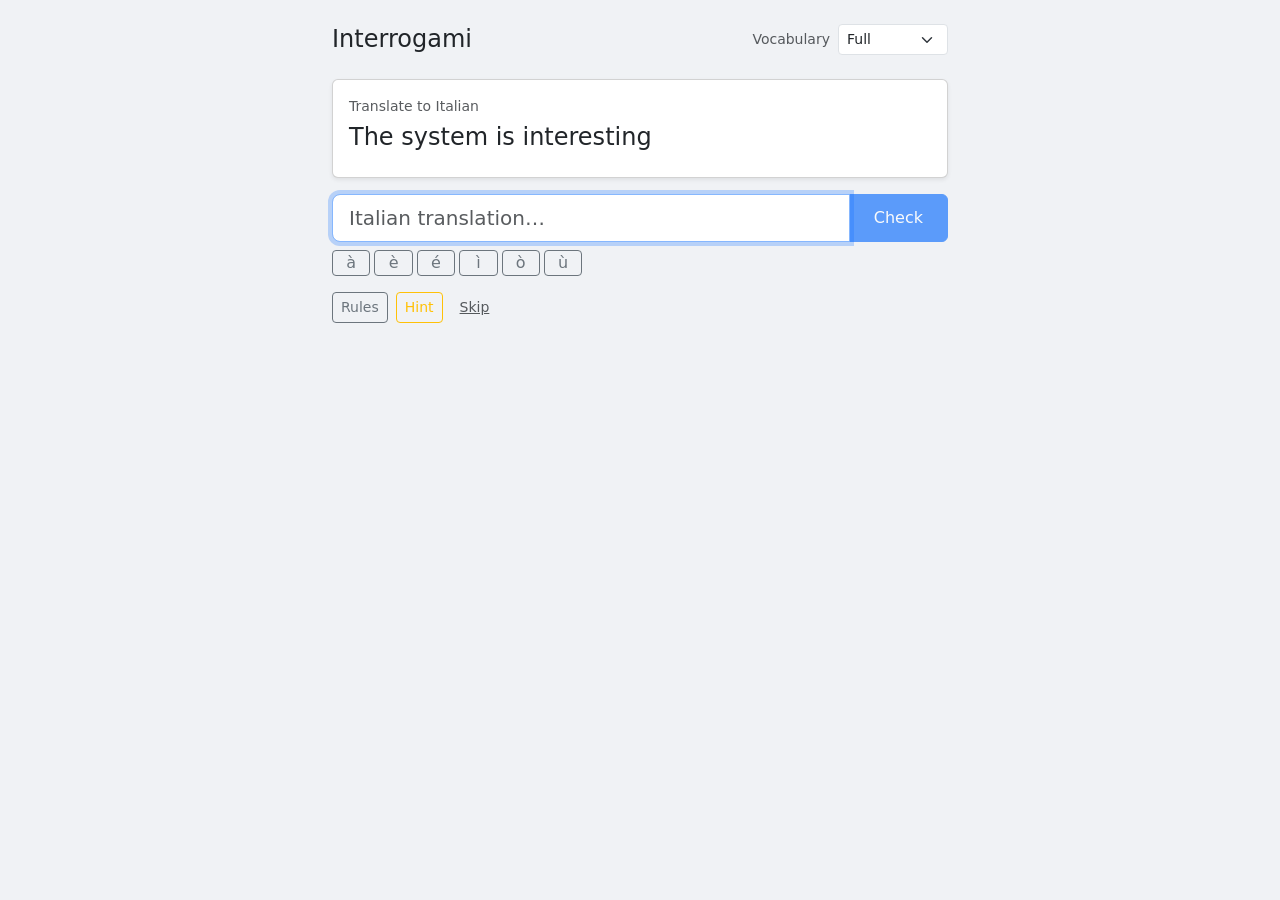
<file: index.html>
<!DOCTYPE html>
<html lang="en">
<head>
  <meta charset="UTF-8">
  <meta name="viewport" content="width=device-width, initial-scale=1">
  <title>Interrogami</title>
  <link rel="stylesheet" href="https://cdn.jsdelivr.net/npm/bootstrap@5.3.3/dist/css/bootstrap.min.css">
  <link rel="stylesheet" href="css/app.css">
</head>
<body>
  <div class="container py-4" id="app">

    <!-- Header -->
    <div class="d-flex justify-content-between align-items-center mb-4">
      <h1 class="h4 mb-0">Interrogami</h1>
      <div class="d-flex align-items-center gap-2">
        <label for="tier-select" class="small text-muted mb-0">Vocabulary</label>
        <select id="tier-select" class="form-select form-select-sm w-auto">
          <option value="1">Essential</option>
          <option value="2">Common</option>
          <option value="3" selected>Full</option>
        </select>
      </div>
    </div>

    <!-- Exercise card -->
    <div class="card mb-3 shadow-sm">
      <div class="card-body">
        <p class="text-muted small mb-1">Translate to Italian</p>
        <p id="prompt" class="fs-4 mb-0 prompt-text">&nbsp;</p>
      </div>
    </div>

    <!-- Input row -->
    <div class="input-group mb-2">
      <input
        id="answer-input"
        type="text"
        class="form-control form-control-lg"
        placeholder="Italian translation…"
        autocomplete="off"
        autocorrect="off"
        autocapitalize="none"
        spellcheck="false"
      >
      <button id="check-btn" class="btn btn-primary px-4">Check</button>
    </div>

    <!-- Accent buttons -->
    <div class="d-flex gap-1 mb-3 flex-wrap" id="accent-row">
      <button class="btn btn-outline-secondary btn-sm accent-btn" data-char="à">à</button>
      <button class="btn btn-outline-secondary btn-sm accent-btn" data-char="è">è</button>
      <button class="btn btn-outline-secondary btn-sm accent-btn" data-char="é">é</button>
      <button class="btn btn-outline-secondary btn-sm accent-btn" data-char="ì">ì</button>
      <button class="btn btn-outline-secondary btn-sm accent-btn" data-char="ò">ò</button>
      <button class="btn btn-outline-secondary btn-sm accent-btn" data-char="ù">ù</button>
    </div>

    <!-- Hint panel -->
    <div id="hint-panel" class="d-none mb-3">
      <div class="card card-body py-2 hint-panel">
        <div id="hint-content"></div>
      </div>
    </div>

    <!-- Feedback -->
    <div id="feedback" class="mb-3"></div>

    <!-- Secondary actions -->
    <div class="d-flex gap-2 align-items-center">
      <button id="explain-btn" class="btn btn-outline-secondary btn-sm">Rules</button>
      <button id="hint-btn"    class="btn btn-outline-warning   btn-sm">Hint</button>
      <button id="skip-btn"    class="btn btn-link btn-sm text-muted">Skip</button>
      <span id="streak-badge" class="ms-auto small text-muted streak-text"></span>
    </div>

    <!-- Explainer panel -->
    <div id="explainer" class="card mt-3 d-none border-secondary">
      <div class="card-header small text-muted">Grammar note</div>
      <div class="card-body" id="explainer-content"></div>
    </div>

  </div>

  <script type="module" src="js/app.js"></script>
</body>
</html>
</file>
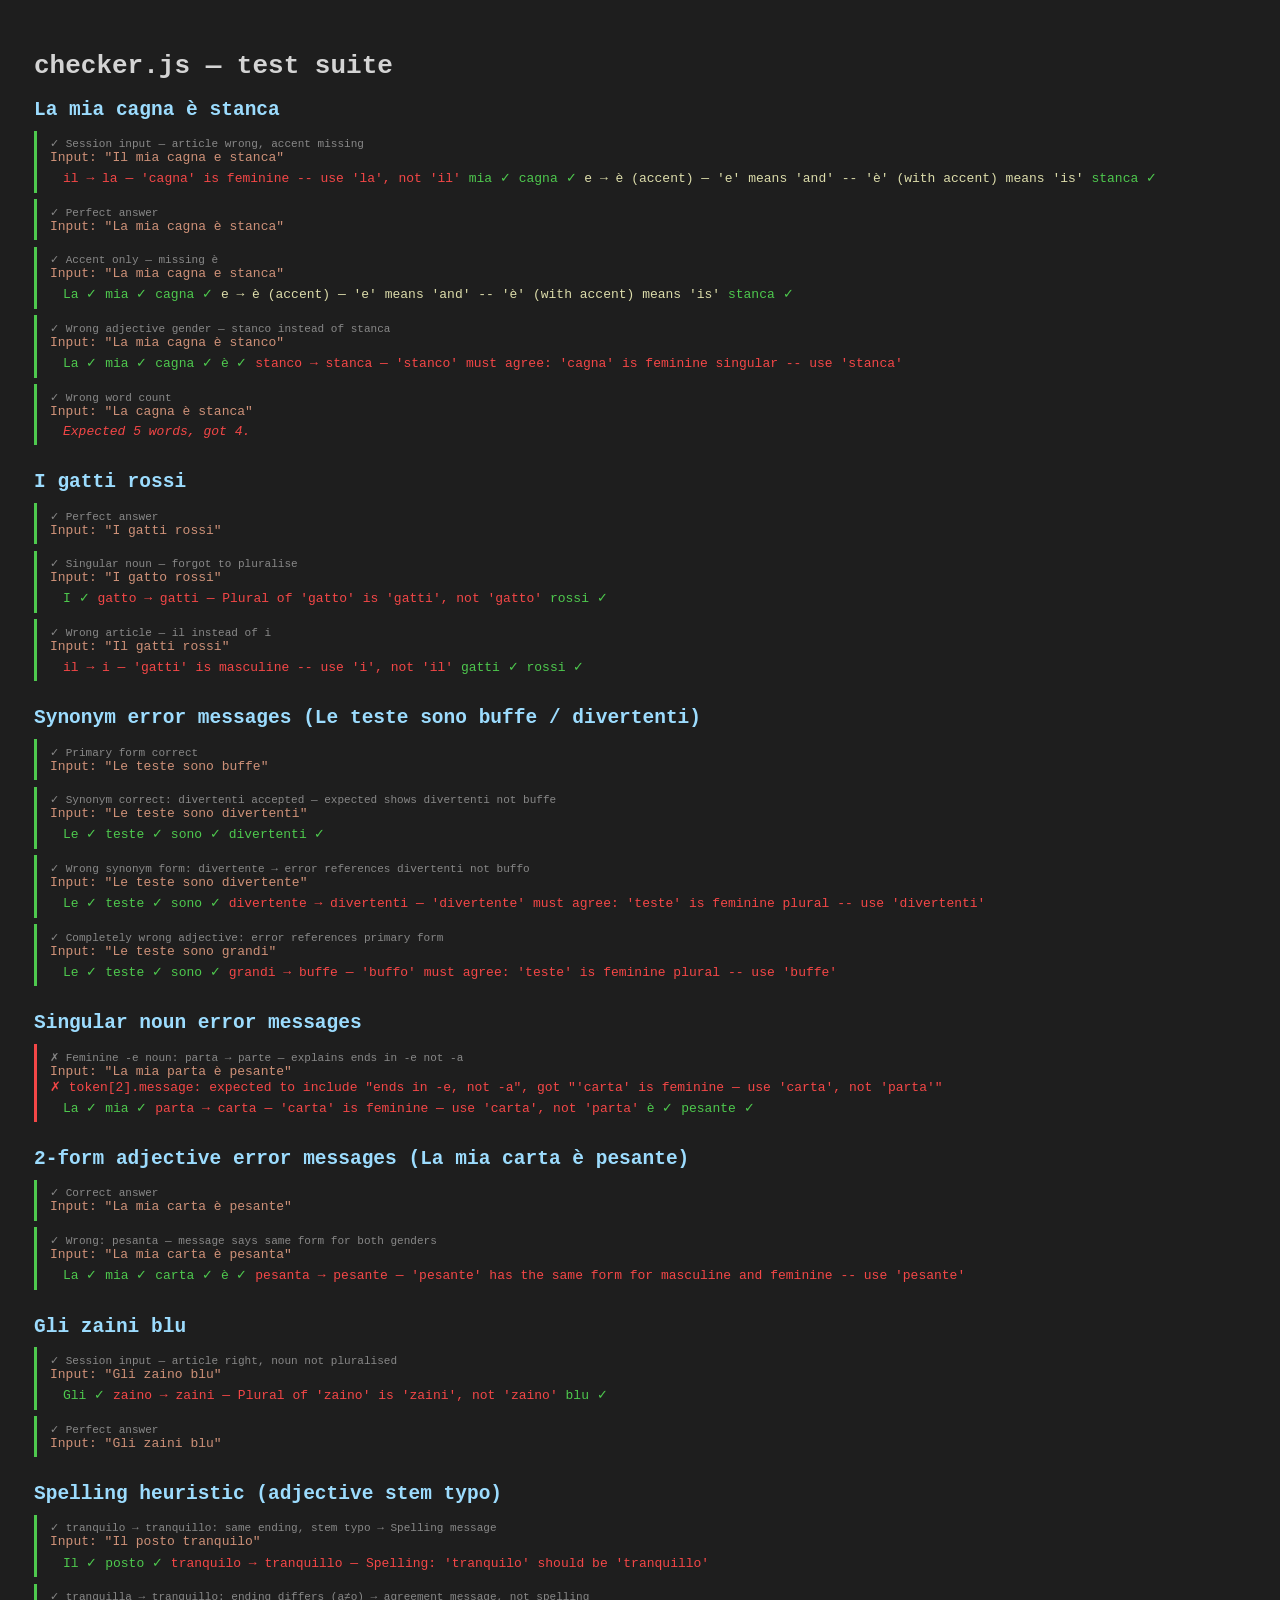
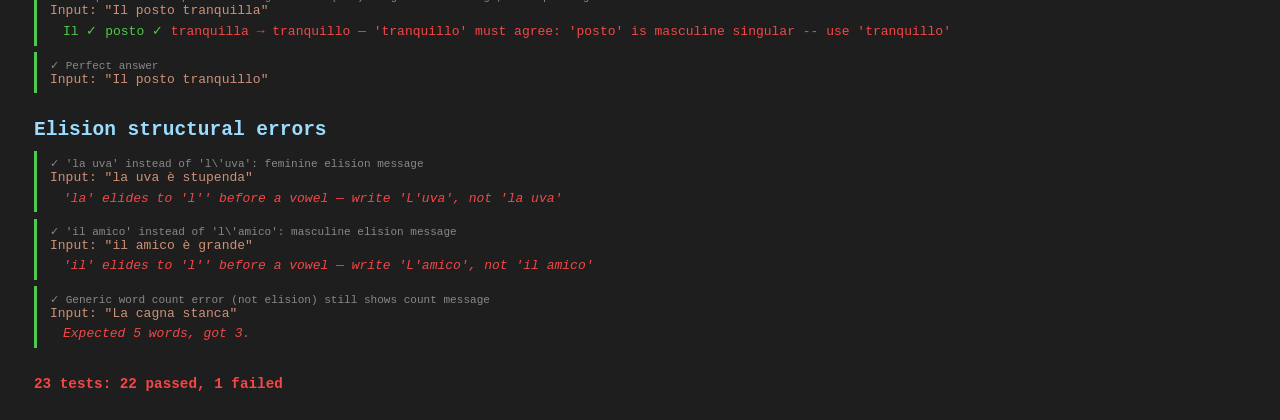
<file: test_checker.html>
<!DOCTYPE html>
<html lang="en">
<head>
    <meta charset="UTF-8">
    <title>Checker Tests</title>
    <style>
        body { font-family: monospace; padding: 2em; background: #1e1e1e; color: #d4d4d4; }
        .suite { margin-bottom: 2em; }
        h2 { color: #9cdcfe; margin-bottom: 0.5em; }
        .case { margin: 0.5em 0; padding: 0.5em 1em; border-left: 3px solid #555; }
        .pass { border-color: #4ec94e; }
        .fail { border-color: #f44747; }
        .label { color: #888; font-size: 0.85em; }
        .input { color: #ce9178; }
        .tokens { margin-top: 0.4em; padding-left: 1em; }
        .tok-ok      { color: #4ec94e; }
        .tok-accent  { color: #dcdcaa; }
        .tok-wrong   { color: #f44747; }
        .tok-struct  { color: #f44747; font-style: italic; }
        .summary { margin-top: 2em; font-size: 1.1em; font-weight: bold; }
        .summary.all-pass { color: #4ec94e; }
        .summary.has-fail { color: #f44747; }
    </style>
</head>
<body>
<h1>checker.js — test suite</h1>
<div id="output"></div>

<script type="module">
import { check } from './js/checker.js';

// ── The exercise from our design session ─────────────────────────────────────
// "My (female) dog is tired" → "La mia cagna è stanca"

const cagnaExercise = {
    answer: "La mia cagna è stanca",
    answerTokens: [
        { token: "La",     role: "article",    ruleId: "article_definite",    context: { gender: "f", number: "singular", noun: "cagna" } },
        { token: "mia",    role: "possessive", ruleId: "possessive_article",  context: { gender: "f", number: "singular", noun: "cagna" } },
        { token: "cagna",  role: "noun",       ruleId: null,                  context: { gender: "f", number: "singular", singular: "cagna" } },
        { token: "è",      role: "verb",       ruleId: null,                  context: { verb: "essere", pronoun: "lui/lei" } },
        { token: "stanca", role: "adjective",  ruleId: "adj_gender_agreement",context: { gender: "f", number: "singular", noun: "cagna", baseForm: "stanco" } }
    ]
};

// ── "The red cats" → "I gatti rossi" ─────────────────────────────────────────

const gattiExercise = {
    answer: "I gatti rossi",
    answerTokens: [
        { token: "I",      role: "article",   ruleId: "article_definite",    context: { gender: "m", number: "plural", noun: "gatti" } },
        { token: "gatti",  role: "noun",      ruleId: "noun_plural",         context: { gender: "m", number: "plural", singular: "gatto" } },
        { token: "rossi",  role: "adjective", ruleId: "adj_number_agreement",context: { gender: "m", number: "plural", noun: "gatti", baseForm: "rosso" } }
    ]
};

// ── "The heads are amusing" → "Le teste sono buffe" (synonym: divertenti) ────

const testeExercise = {
    answer: "Le teste sono buffe",
    answerTokens: [
        { token: "Le",    role: "article",   ruleId: "article_definite",     context: { gender: "f", number: "plural",   noun: "teste" } },
        { token: "teste", role: "noun",      ruleId: "noun_plural",          context: { gender: "f", number: "plural",   singular: "testa" } },
        { token: "sono",  role: "verb",      ruleId: null,                   context: { verb: "essere", pronoun: "loro" } },
        { token: "buffe", role: "adjective", ruleId: "adj_number_agreement",
          accepted: ["buffe", "divertenti"], acceptedBases: ["buffo", "divertente"],
          context: { gender: "f", number: "plural", noun: "teste", baseForm: "buffo" } }
    ]
};

// ── "My card is heavy" → "La mia carta è pesante" (2-form adjective) ─────────

const cartaExercise = {
    answer: "La mia carta è pesante",
    answerTokens: [
        { token: "La",      role: "article",    ruleId: "article_definite",   context: { gender: "f", number: "singular", noun: "carta" } },
        { token: "mia",     role: "possessive", ruleId: "possessive_article", context: { gender: "f", number: "singular", noun: "carta" } },
        { token: "carta",   role: "noun",       ruleId: null,                 context: { gender: "f", number: "singular", singular: "carta" } },
        { token: "è",       role: "verb",       ruleId: null,                 context: { verb: "essere", pronoun: "lui/lei" } },
        { token: "pesante", role: "adjective",  ruleId: "adj_2form",
          accepted: ["pesante"],
          acceptedBases: ["pesante"],
          context: { gender: "f", number: "singular", noun: "carta", baseForm: "pesante", agreement: "2form" } }
    ]
};

// ── "The blue rucksacks" → "Gli zaini blu" ───────────────────────────────────

const zainiExercise = {
    answer: "Gli zaini blu",
    answerTokens: [
        { token: "Gli",   role: "article",   ruleId: "article_definite", context: { gender: "m", number: "plural", noun: "zaini" } },
        { token: "zaini", role: "noun",      ruleId: "noun_plural",      context: { gender: "m", number: "plural", singular: "zaino" } },
        { token: "blu",   role: "adjective", ruleId: "adj_invariable",   context: { gender: "m", number: "plural", noun: "zaini", baseForm: "blu" } }
    ]
};

// ── "Il posto tranquillo" — for spelling heuristic tests ─────────────────────

const postoExercise = {
    answer: "Il posto tranquillo",
    answerTokens: [
        { token: "Il",         role: "article",   ruleId: "article_definite",
          context: { gender: "m", number: "singular", noun: "posto" } },
        { token: "posto",      role: "noun",       ruleId: null,
          context: { gender: "m", number: "singular", singular: "posto" } },
        { token: "tranquillo", role: "adjective",  ruleId: "adj_gender_agreement",
          accepted: ["tranquillo"], acceptedBases: ["tranquillo"],
          context: { gender: "m", number: "singular", noun: "posto", baseForm: "tranquillo", agreement: "4form" } }
    ]
};

// ── "L'uva è stupenda" / "L'amico è grande" — for elision error tests ────────

const uvaExercise = {
    answer: "L'uva è stupenda",
    answerTokens: [
        { token: "L'uva",    role: "article_noun", ruleId: "article_definite",
          context: { gender: "f", number: "singular", noun: "uva", article_class: "vowel" } },
        { token: "è",        role: "verb",          ruleId: null,
          context: { verb: "essere", pronoun: "lui/lei" } },
        { token: "stupenda", role: "adjective",     ruleId: "adj_gender_agreement",
          accepted: ["stupenda"], acceptedBases: ["stupendo"],
          context: { gender: "f", number: "singular", noun: "uva", baseForm: "stupendo", agreement: "4form" } }
    ]
};

const amicoElisionExercise = {
    answer: "L'amico è grande",
    answerTokens: [
        { token: "L'amico", role: "article_noun", ruleId: "article_definite",
          context: { gender: "m", number: "singular", noun: "amico", article_class: "vowel" } },
        { token: "è",       role: "verb",          ruleId: null,
          context: { verb: "essere", pronoun: "lui/lei" } },
        { token: "grande",  role: "adjective",     ruleId: "adj_2form",
          accepted: ["grande"], acceptedBases: ["grande"],
          context: { gender: "m", number: "singular", noun: "amico", baseForm: "grande", agreement: "2form" } }
    ]
};

// ── Test cases ────────────────────────────────────────────────────────────────

const tests = [
    {
        suite: "La mia cagna è stanca",
        cases: [
            {
                label: "Session input — article wrong, accent missing",
                input: "Il mia cagna e stanca",
                exercise: cagnaExercise,
                expect: { correct: false, accentOnly: false },
                expectTokens: [
                    { correct: false, accentOnly: false },  // Il → La
                    { correct: true,  accentOnly: false },  // mia ✓
                    { correct: true,  accentOnly: false },  // cagna ✓
                    { correct: true,  accentOnly: true  },  // e → è (accent)
                    { correct: true,  accentOnly: false },  // stanca ✓
                ]
            },
            {
                label: "Perfect answer",
                input: "La mia cagna è stanca",
                exercise: cagnaExercise,
                expect: { correct: true, accentOnly: false },
            },
            {
                label: "Accent only — missing è",
                input: "La mia cagna e stanca",
                exercise: cagnaExercise,
                expect: { correct: true, accentOnly: true },
            },
            {
                label: "Wrong adjective gender — stanco instead of stanca",
                input: "La mia cagna è stanco",
                exercise: cagnaExercise,
                expect: { correct: false, accentOnly: false },
                expectTokens: [
                    { correct: true,  accentOnly: false },
                    { correct: true,  accentOnly: false },
                    { correct: true,  accentOnly: false },
                    { correct: true,  accentOnly: false },
                    { correct: false, accentOnly: false },  // stanco → stanca
                ]
            },
            {
                label: "Wrong word count",
                input: "La cagna è stanca",
                exercise: cagnaExercise,
                expect: { correct: false },
                expectStructural: true
            },
        ]
    },
    {
        suite: "I gatti rossi",
        cases: [
            {
                label: "Perfect answer",
                input: "I gatti rossi",
                exercise: gattiExercise,
                expect: { correct: true, accentOnly: false },
            },
            {
                label: "Singular noun — forgot to pluralise",
                input: "I gatto rossi",
                exercise: gattiExercise,
                expect: { correct: false },
                expectTokens: [
                    { correct: true,  accentOnly: false },
                    { correct: false, accentOnly: false },  // gatto → gatti
                    { correct: true,  accentOnly: false },
                ]
            },
            {
                label: "Wrong article — il instead of i",
                input: "Il gatti rossi",
                exercise: gattiExercise,
                expect: { correct: false },
                expectTokens: [
                    { correct: false, accentOnly: false },  // Il → I
                    { correct: true,  accentOnly: false },
                    { correct: true,  accentOnly: false },
                ]
            },
        ]
    },
    {
        suite: "Synonym error messages (Le teste sono buffe / divertenti)",
        cases: [
            {
                label: "Primary form correct",
                input: "Le teste sono buffe",
                exercise: testeExercise,
                expect: { correct: true, accentOnly: false },
            },
            {
                label: "Synonym correct: divertenti accepted — expected shows divertenti not buffe",
                input: "Le teste sono divertenti",
                exercise: testeExercise,
                expect: { correct: true, accentOnly: false },
                expectTokens: [
                    { correct: true },
                    { correct: true },
                    { correct: true },
                    { correct: true, expected: "divertenti" },
                ]
            },
            {
                label: "Wrong synonym form: divertente → error references divertenti not buffo",
                input: "Le teste sono divertente",
                exercise: testeExercise,
                expect: { correct: false },
                expectTokens: [
                    { correct: true  },
                    { correct: true  },
                    { correct: true  },
                    { correct: false, expected: "divertenti", message: "divertenti" },
                ]
            },
            {
                label: "Completely wrong adjective: error references primary form",
                input: "Le teste sono grandi",
                exercise: testeExercise,
                expect: { correct: false },
                expectTokens: [
                    { correct: true  },
                    { correct: true  },
                    { correct: true  },
                    { correct: false, expected: "buffe" },
                ]
            },
        ]
    },
    {
        suite: "Singular noun error messages",
        cases: [
            {
                label: "Feminine -e noun: parta → parte — explains ends in -e not -a",
                input: "La mia parta è pesante",
                exercise: cartaExercise,
                expect: { correct: false },
                expectTokens: [
                    { correct: true },
                    { correct: true },
                    { correct: false, message: "ends in -e, not -a" },
                    { correct: true },
                    { correct: true },
                ]
            },
        ]
    },
    {
        suite: "2-form adjective error messages (La mia carta è pesante)",
        cases: [
            {
                label: "Correct answer",
                input: "La mia carta è pesante",
                exercise: cartaExercise,
                expect: { correct: true, accentOnly: false },
            },
            {
                label: "Wrong: pesanta — message says same form for both genders",
                input: "La mia carta è pesanta",
                exercise: cartaExercise,
                expect: { correct: false },
                expectTokens: [
                    { correct: true },
                    { correct: true },
                    { correct: true },
                    { correct: true },
                    { correct: false, message: "same form for masculine and feminine" },
                ]
            },
        ]
    },
    {
        suite: "Gli zaini blu",
        cases: [
            {
                label: "Session input — article right, noun not pluralised",
                input: "Gli zaino blu",
                exercise: zainiExercise,
                expect: { correct: false },
                expectTokens: [
                    { correct: true,  accentOnly: false },  // Gli ✓
                    { correct: false, accentOnly: false },  // zaino → zaini
                    { correct: true,  accentOnly: false },  // blu ✓ (invariable)
                ]
            },
            {
                label: "Perfect answer",
                input: "Gli zaini blu",
                exercise: zainiExercise,
                expect: { correct: true, accentOnly: false },
            },
        ]
    },
    {
        suite: "Spelling heuristic (adjective stem typo)",
        cases: [
            {
                label: "tranquilo → tranquillo: same ending, stem typo → Spelling message",
                input: "Il posto tranquilo",
                exercise: postoExercise,
                expect: { correct: false },
                expectTokens: [
                    { correct: true },
                    { correct: true },
                    { correct: false, message: "Spelling" },
                ]
            },
            {
                label: "tranquilla → tranquillo: ending differs (a≠o) → agreement message, not spelling",
                input: "Il posto tranquilla",
                exercise: postoExercise,
                expect: { correct: false },
                expectTokens: [
                    { correct: true },
                    { correct: true },
                    { correct: false, message: "must agree" },
                ]
            },
            {
                label: "Perfect answer",
                input: "Il posto tranquillo",
                exercise: postoExercise,
                expect: { correct: true, accentOnly: false },
            },
        ]
    },
    {
        suite: "Elision structural errors",
        cases: [
            {
                label: "'la uva' instead of 'l\\'uva': feminine elision message",
                input: "la uva è stupenda",
                exercise: uvaExercise,
                expect: { correct: false },
                expectStructural: true,
                expectStructuralMessage: "'la' elides",
            },
            {
                label: "'il amico' instead of 'l\\'amico': masculine elision message",
                input: "il amico è grande",
                exercise: amicoElisionExercise,
                expect: { correct: false },
                expectStructural: true,
                expectStructuralMessage: "'il' elides",
            },
            {
                label: "Generic word count error (not elision) still shows count message",
                input: "La cagna stanca",
                exercise: cagnaExercise,
                expect: { correct: false },
                expectStructural: true,
                expectStructuralMessage: "Expected 5 words",
            },
        ]
    },
];

// ── Runner ────────────────────────────────────────────────────────────────────

let passed = 0;
let failed = 0;
const out = document.getElementById('output');

function assert(condition, label) {
    if (!condition) throw new Error(label);
}

for (const suite of tests) {
    const suiteEl = document.createElement('div');
    suiteEl.className = 'suite';
    suiteEl.innerHTML = `<h2>${suite.suite}</h2>`;

    for (const tc of suite.cases) {
        const result = check(tc.input, tc.exercise);
        let ok = true;
        const notes = [];

        try {
            if ('correct'    in tc.expect) assert(result.correct    === tc.expect.correct,    `correct: expected ${tc.expect.correct}, got ${result.correct}`);
            if ('accentOnly' in tc.expect) assert(result.accentOnly === tc.expect.accentOnly, `accentOnly: expected ${tc.expect.accentOnly}, got ${result.accentOnly}`);
            if (tc.expectStructural) assert(result.structuralError !== null, 'expected structuralError');
            if (tc.expectStructuralMessage) assert(result.structuralError?.message?.includes(tc.expectStructuralMessage), `structuralError.message: expected to include "${tc.expectStructuralMessage}", got "${result.structuralError?.message}"`);
            if (tc.expectTokens) {
                assert(result.tokens.length === tc.expectTokens.length, `token count: expected ${tc.expectTokens.length}, got ${result.tokens.length}`);
                tc.expectTokens.forEach((et, i) => {
                    const t = result.tokens[i];
                    if ('correct'    in et) assert(t.correct    === et.correct,    `token[${i}].correct: expected ${et.correct}, got ${t.correct}`);
                    if ('accentOnly' in et) assert(t.accentOnly === et.accentOnly, `token[${i}].accentOnly: expected ${et.accentOnly}, got ${t.accentOnly}`);
                    if ('expected'   in et) assert(t.expected   === et.expected,   `token[${i}].expected: expected "${et.expected}", got "${t.expected}"`);
                    if ('message'    in et) assert(t.message?.includes(et.message), `token[${i}].message: expected to include "${et.message}", got "${t.message}"`);
                });
            }
        } catch (e) {
            ok = false;
            notes.push(e.message);
        }

        const caseEl = document.createElement('div');
        caseEl.className = `case ${ok ? 'pass' : 'fail'}`;

        let html = `<div class="label">${ok ? '✓' : '✗'} ${tc.label}</div>`;
        html += `<div class="input">Input: "${tc.input}"</div>`;

        if (!ok) {
            notes.forEach(n => { html += `<div class="tok-wrong">  ✗ ${n}</div>`; });
        }

        if (result.structuralError) {
            html += `<div class="tokens"><span class="tok-struct">${result.structuralError.message}</span></div>`;
        } else if (result.tokens.length > 0) {
            html += '<div class="tokens">';
            result.tokens.forEach(t => {
                if (t.correct && !t.accentOnly) {
                    html += `<span class="tok-ok">${t.expected} ✓</span>  `;
                } else if (t.accentOnly) {
                    html += `<span class="tok-accent">${t.got} → ${t.expected} (accent)  ${t.message ? '— ' + t.message : ''}</span>  `;
                } else {
                    html += `<span class="tok-wrong">${t.got} → ${t.expected}  — ${t.message}</span>  `;
                }
            });
            html += '</div>';
        }

        caseEl.innerHTML = html;
        suiteEl.appendChild(caseEl);

        if (ok) passed++; else failed++;
    }

    out.appendChild(suiteEl);
}

const summaryEl = document.createElement('div');
summaryEl.className = `summary ${failed === 0 ? 'all-pass' : 'has-fail'}`;
summaryEl.textContent = `${passed + failed} tests: ${passed} passed, ${failed} failed`;
out.appendChild(summaryEl);
</script>
</body>
</html>
</file>
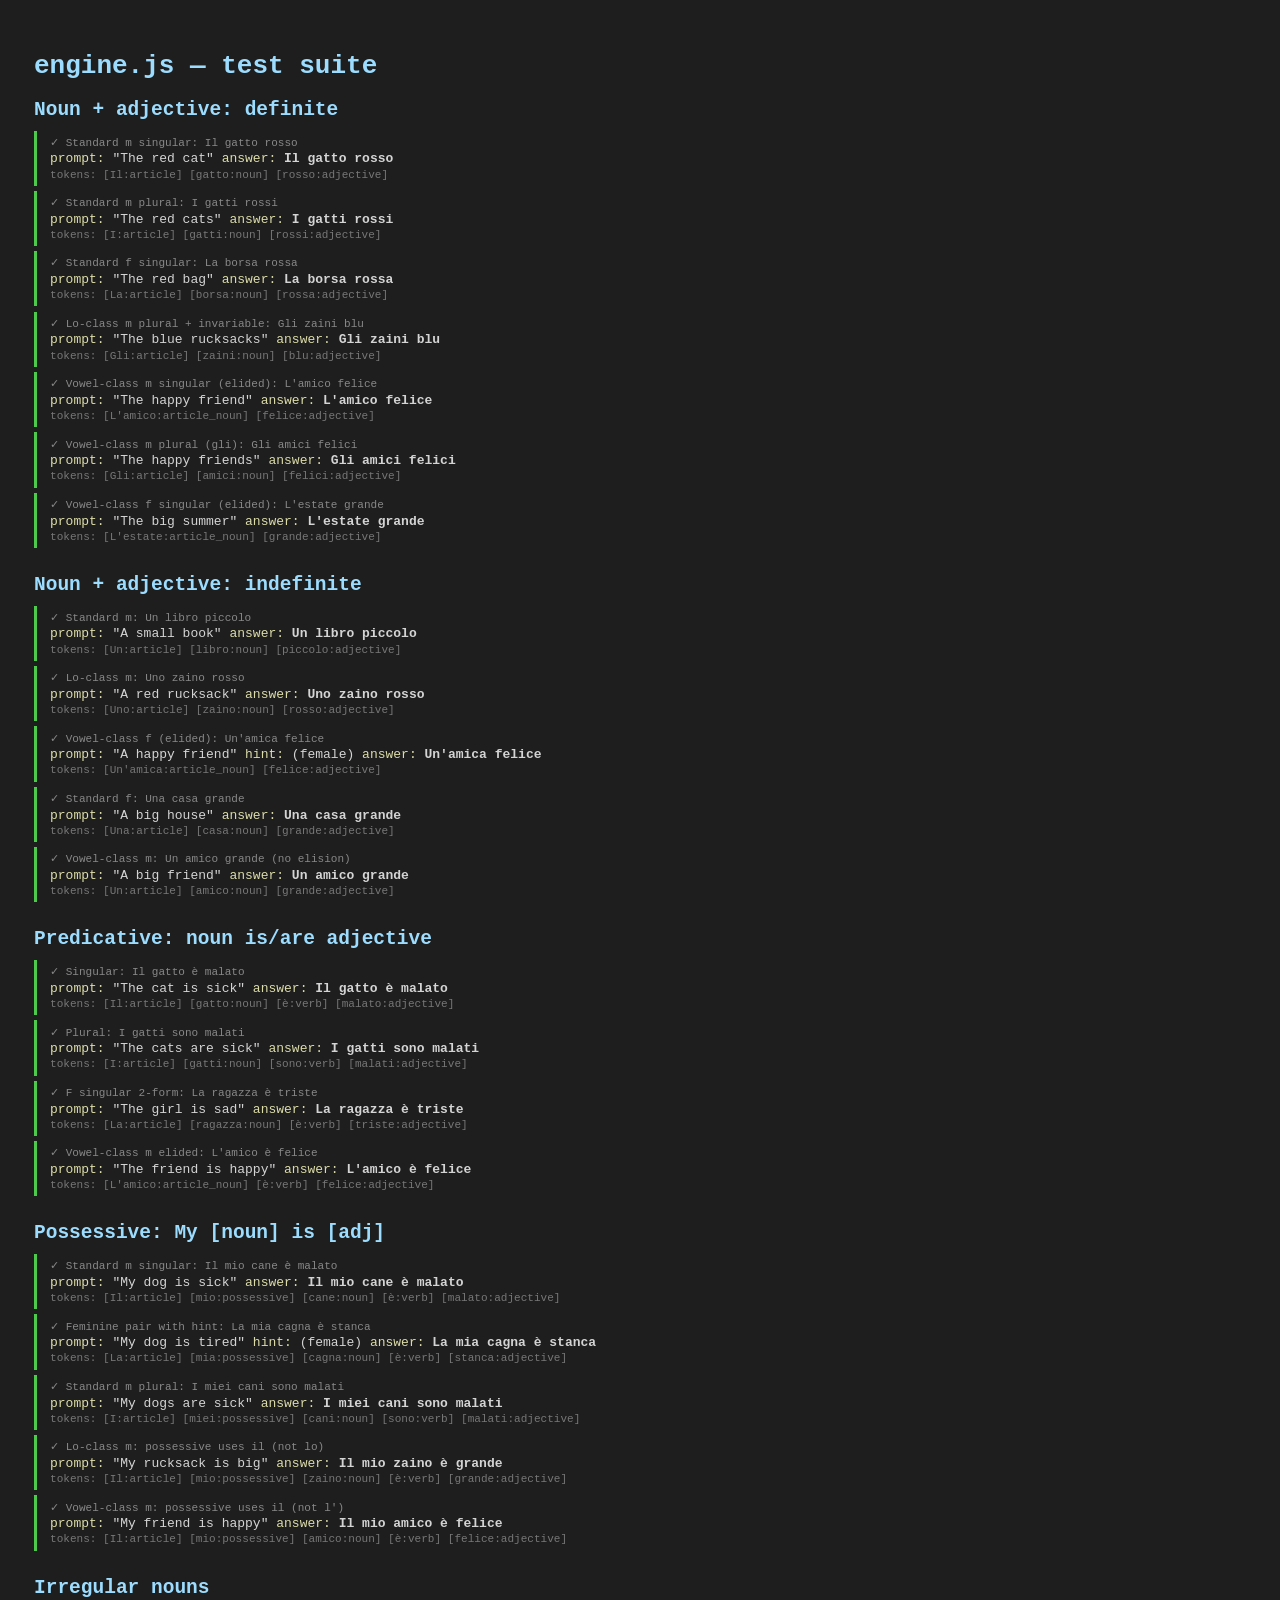
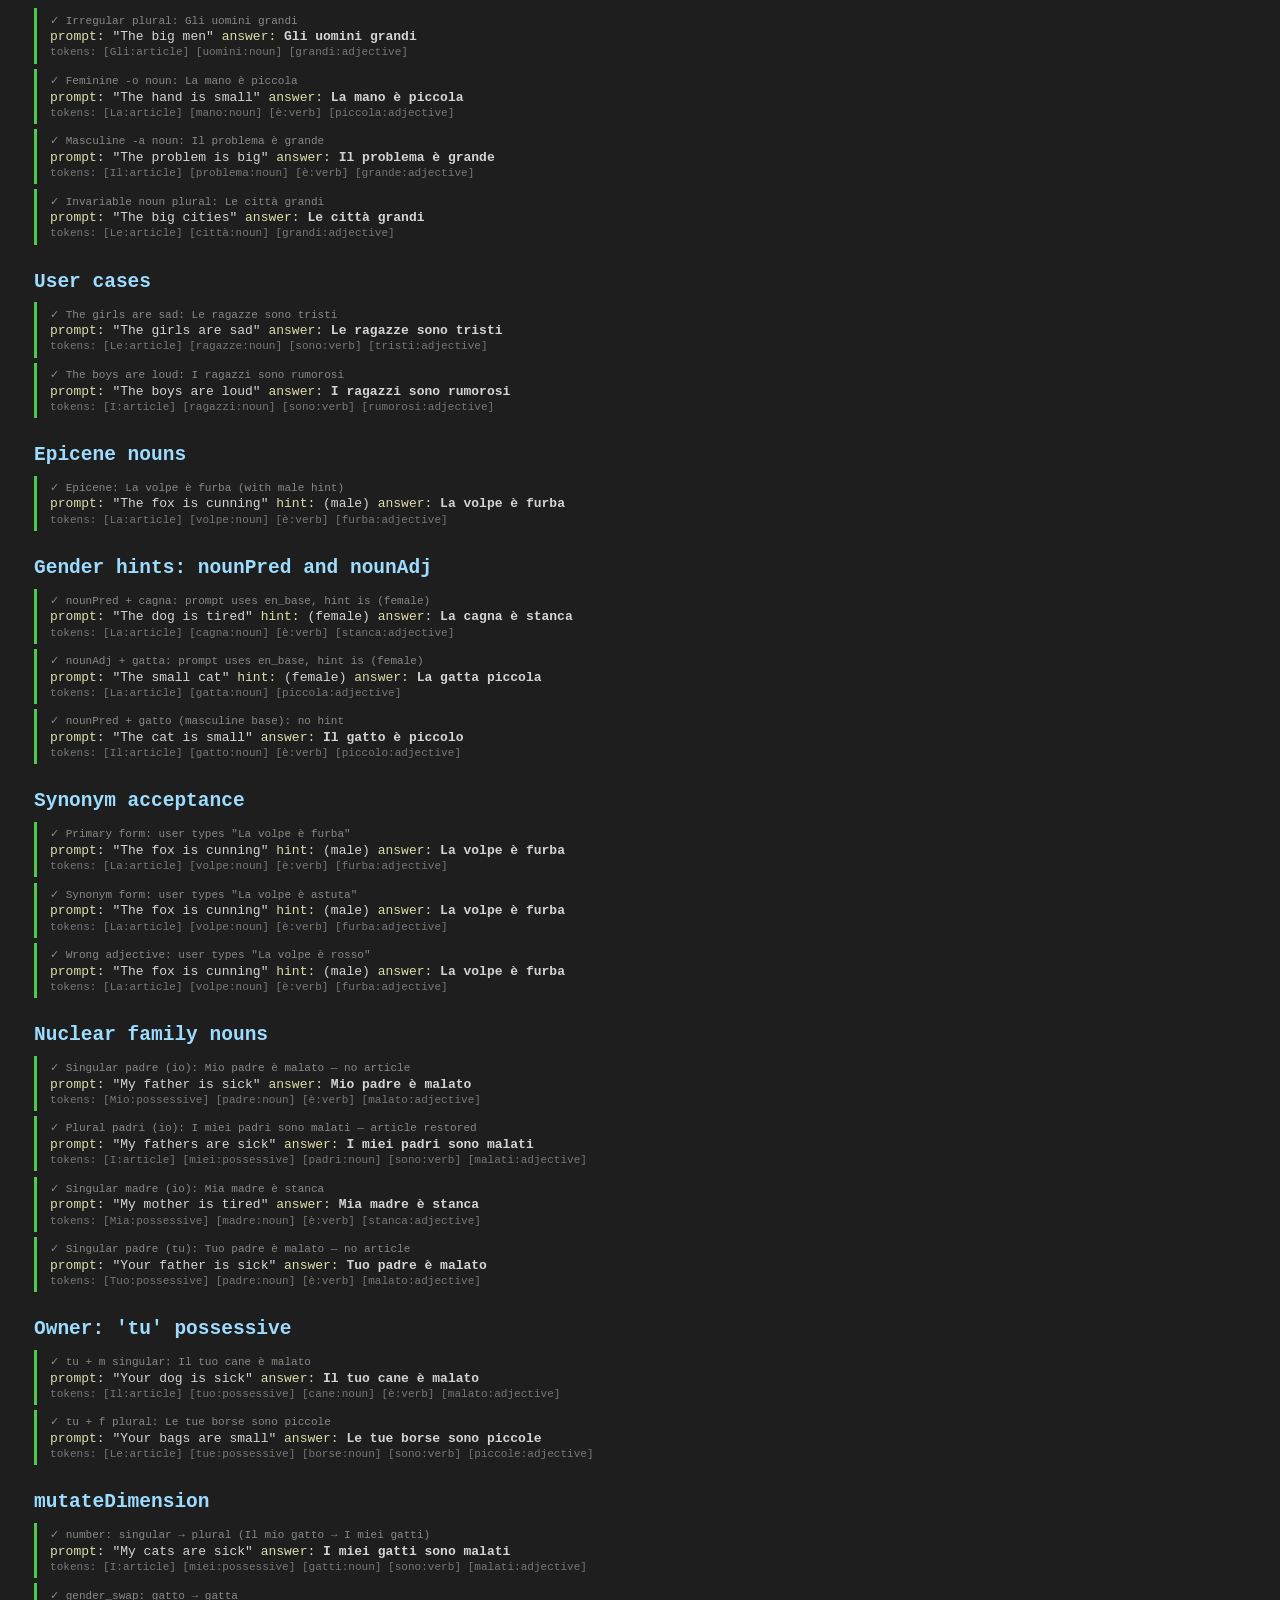
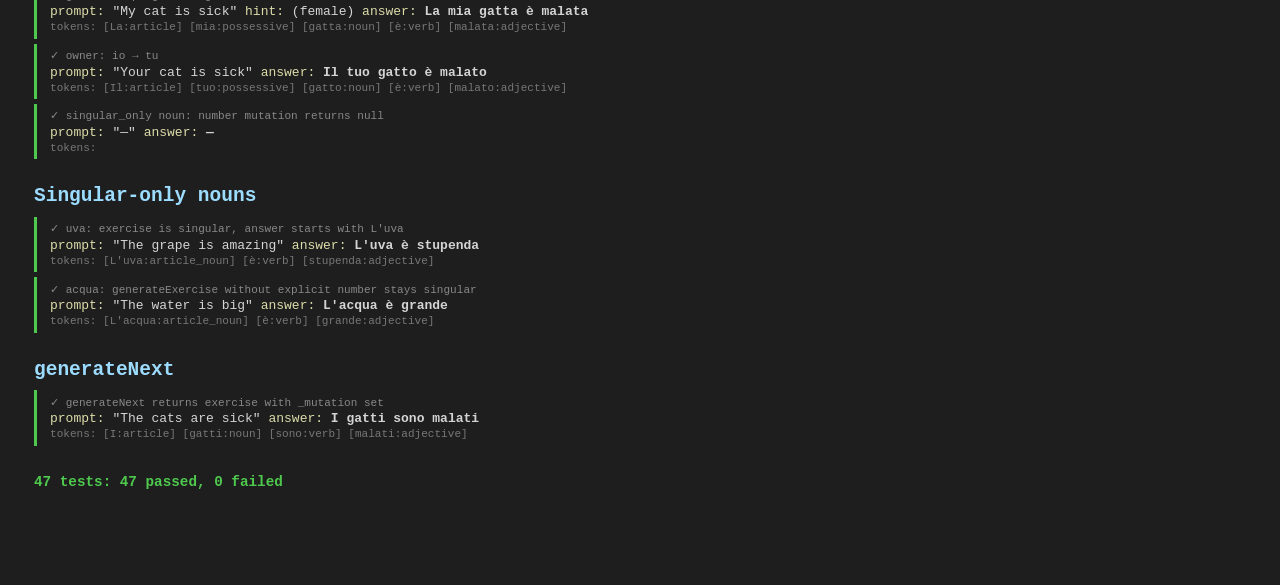
<file: test_engine.html>
<!DOCTYPE html>
<html lang="en">
<head>
    <meta charset="UTF-8">
    <title>Engine Tests</title>
    <style>
        body { font-family: monospace; padding: 2em; background: #1e1e1e; color: #d4d4d4; }
        h1 { color: #9cdcfe; }
        .suite { margin-bottom: 2em; }
        h2 { color: #9cdcfe; margin-bottom: 0.5em; }
        .case { margin: 0.4em 0; padding: 0.4em 1em; border-left: 3px solid #555; }
        .pass { border-color: #4ec94e; }
        .fail { border-color: #f44747; }
        .label { color: #888; font-size: 0.85em; }
        .detail { margin-top: 0.2em; }
        .ok   { color: #4ec94e; }
        .bad  { color: #f44747; }
        .info { color: #dcdcaa; }
        .summary { margin-top: 2em; font-size: 1.1em; font-weight: bold; }
        .all-pass { color: #4ec94e; }
        .has-fail { color: #f44747; }
    </style>
</head>
<body>
<h1>engine.js — test suite</h1>
<div id="output"></div>

<script type="module">
import { getData }                                         from './js/data.js';
import { generateExercise, mutateDimension, generateNext } from './js/engine.js';
import { check }                                          from './js/checker.js';

const out = document.getElementById('output');

window.addEventListener('unhandledrejection', e => {
    out.innerHTML += `<div style="color:#f44747;padding:1em">Unhandled error: ${e.reason}</div>`;
});

let passed   = 0;
let failed   = 0;

try {

function suite(label) {
    const el = document.createElement('div');
    el.className = 'suite';
    el.innerHTML = `<h2>${label}</h2>`;
    out.appendChild(el);
    return el;
}

function testCase(parent, label, exercise, checks) {
    const errors = [];

    for (const [desc, ok] of checks) {
        if (!ok) errors.push(desc);
    }

    const pass = errors.length === 0;
    if (pass) passed++; else failed++;

    const el = document.createElement('div');
    el.className = `case ${pass ? 'pass' : 'fail'}`;

    let html = `<div class="label">${pass ? '✓' : '✗'} ${label}</div>`;
    html += `<div class="detail">`;
    html += `<span class="info">prompt:</span> "${exercise.prompt}"  `;
    if (exercise.hints.length) html += `<span class="info">hint:</span> ${exercise.hints.map(h=>h.text).join(' ')}  `;
    html += `<span class="info">answer:</span> <strong>${exercise.answer}</strong>`;
    html += `</div>`;

    if (!pass) {
        errors.forEach(e => { html += `<div class="bad">  ✗ ${e}</div>`; });
    }

    // Show token breakdown
    html += `<div class="detail" style="color:#777;font-size:0.85em;">tokens: `;
    exercise.answerTokens.forEach(t => {
        html += `[${t.token}:${t.role}] `;
    });
    html += `</div>`;

    el.innerHTML = html;
    parent.appendChild(el);
}

const data = await getData();
const n    = data.nounIndex;
const a    = data.adjIndex;

// ── Noun phrase: definite ─────────────────────────────────────────────────────

{
    const s = suite('Noun + adjective: definite');

    let ex = generateExercise(data, { template: 'nounAdj', number: 'singular', definiteness: 'definite', noun: n['gatto'], adjective: a['rosso'] });
    testCase(s, 'Standard m singular: Il gatto rosso', ex, [
        ['answer == "Il gatto rosso"', ex.answer === 'Il gatto rosso'],
        ['prompt == "The red cat"',    ex.prompt === 'The red cat'],
        ['3 tokens',                   ex.answerTokens.length === 3],
        ['article role',               ex.answerTokens[0].role === 'article'],
    ]);

    ex = generateExercise(data, { template: 'nounAdj', number: 'plural', noun: n['gatto'], adjective: a['rosso'] });
    testCase(s, 'Standard m plural: I gatti rossi', ex, [
        ['answer == "I gatti rossi"',  ex.answer === 'I gatti rossi'],
        ['prompt == "The red cats"',   ex.prompt === 'The red cats'],
    ]);

    ex = generateExercise(data, { template: 'nounAdj', number: 'singular', definiteness: 'definite', noun: n['borsa'], adjective: a['rosso'] });
    testCase(s, 'Standard f singular: La borsa rossa', ex, [
        ['answer == "La borsa rossa"', ex.answer === 'La borsa rossa'],
        ['prompt == "The red bag"',    ex.prompt === 'The red bag'],
    ]);

    ex = generateExercise(data, { template: 'nounAdj', number: 'plural', noun: n['zaino'], adjective: a['blu'] });
    testCase(s, 'Lo-class m plural + invariable: Gli zaini blu', ex, [
        ['answer == "Gli zaini blu"',  ex.answer === 'Gli zaini blu'],
    ]);

    ex = generateExercise(data, { template: 'nounAdj', number: 'singular', definiteness: 'definite', noun: n['amico'], adjective: a['felice'] });
    testCase(s, 'Vowel-class m singular (elided): L\'amico felice', ex, [
        ["answer == \"L'amico felice\"", ex.answer === "L'amico felice"],
        ['1 token (article+noun fused)', ex.answerTokens[0].role === 'article_noun'],
        ['2 tokens total',               ex.answerTokens.length === 2],
    ]);

    ex = generateExercise(data, { template: 'nounAdj', number: 'plural', noun: n['amico'], adjective: a['felice'] });
    testCase(s, 'Vowel-class m plural (gli): Gli amici felici', ex, [
        ['answer == "Gli amici felici"', ex.answer === 'Gli amici felici'],
        ['article not elided',           ex.answerTokens[0].role === 'article'],
    ]);

    ex = generateExercise(data, { template: 'nounAdj', number: 'singular', definiteness: 'definite', noun: n['estate'], adjective: a['grande'] });
    testCase(s, 'Vowel-class f singular (elided): L\'estate grande', ex, [
        ["answer == \"L'estate grande\"", ex.answer === "L'estate grande"],
    ]);
}

// ── Noun phrase: indefinite ───────────────────────────────────────────────────

{
    const s = suite('Noun + adjective: indefinite');

    let ex = generateExercise(data, { template: 'nounAdj', number: 'singular', definiteness: 'indefinite', noun: n['libro'], adjective: a['piccolo'] });
    testCase(s, 'Standard m: Un libro piccolo', ex, [
        ['answer == "Un libro piccolo"', ex.answer === 'Un libro piccolo'],
        ['prompt starts "A"',           ex.prompt.startsWith('A ')],
    ]);

    ex = generateExercise(data, { template: 'nounAdj', number: 'singular', definiteness: 'indefinite', noun: n['zaino'], adjective: a['rosso'] });
    testCase(s, 'Lo-class m: Uno zaino rosso', ex, [
        ['answer == "Uno zaino rosso"', ex.answer === 'Uno zaino rosso'],
    ]);

    ex = generateExercise(data, { template: 'nounAdj', number: 'singular', definiteness: 'indefinite', noun: n['amica'], adjective: a['felice'] });
    testCase(s, 'Vowel-class f (elided): Un\'amica felice', ex, [
        ["answer == \"Un'amica felice\"", ex.answer === "Un'amica felice"],
        ['1 token (article+noun fused)',  ex.answerTokens[0].role === 'article_noun'],
    ]);

    ex = generateExercise(data, { template: 'nounAdj', number: 'singular', definiteness: 'indefinite', noun: n['casa'], adjective: a['grande'] });
    testCase(s, 'Standard f: Una casa grande', ex, [
        ['answer == "Una casa grande"', ex.answer === 'Una casa grande'],
    ]);

    ex = generateExercise(data, { template: 'nounAdj', number: 'singular', definiteness: 'indefinite', noun: n['amico'], adjective: a['grande'] });
    testCase(s, 'Vowel-class m: Un amico grande (no elision)', ex, [
        ['answer == "Un amico grande"', ex.answer === 'Un amico grande'],
    ]);
}

// ── Predicative (noun + è/sono + adj) ────────────────────────────────────────

{
    const s = suite('Predicative: noun is/are adjective');

    let ex = generateExercise(data, { template: 'nounPred', number: 'singular', noun: n['gatto'], adjective: a['malato'] });
    testCase(s, 'Singular: Il gatto è malato', ex, [
        ['answer == "Il gatto è malato"', ex.answer === 'Il gatto è malato'],
        ['prompt == "The cat is sick"',   ex.prompt === 'The cat is sick'],
        ['4 tokens',                      ex.answerTokens.length === 4],
        ['verb token is è',               ex.answerTokens[2].token === 'è'],
    ]);

    ex = generateExercise(data, { template: 'nounPred', number: 'plural', noun: n['gatto'], adjective: a['malato'] });
    testCase(s, 'Plural: I gatti sono malati', ex, [
        ['answer == "I gatti sono malati"', ex.answer === 'I gatti sono malati'],
        ['verb is sono',                    ex.answerTokens[2].token === 'sono'],
    ]);

    ex = generateExercise(data, { template: 'nounPred', number: 'singular', noun: n['ragazza'], adjective: a['triste'] });
    testCase(s, 'F singular 2-form: La ragazza è triste', ex, [
        ['answer == "La ragazza è triste"', ex.answer === 'La ragazza è triste'],
    ]);

    ex = generateExercise(data, { template: 'nounPred', number: 'singular', noun: n['amico'], adjective: a['felice'] });
    testCase(s, 'Vowel-class m elided: L\'amico è felice', ex, [
        ["answer == \"L'amico è felice\"", ex.answer === "L'amico è felice"],
        ['3 tokens (article_noun, è, adj)', ex.answerTokens.length === 3],
    ]);
}

// ── Possessive predicative ────────────────────────────────────────────────────

{
    const s = suite('Possessive: My [noun] is [adj]');

    let ex = generateExercise(data, { template: 'possNounPred', number: 'singular', noun: n['cane'], adjective: a['malato'] });
    testCase(s, 'Standard m singular: Il mio cane è malato', ex, [
        ['answer == "Il mio cane è malato"', ex.answer === 'Il mio cane è malato'],
        ['prompt == "My dog is sick"',       ex.prompt === 'My dog is sick'],
        ['no hint (cane has no masculine)',  ex.hints.length === 0],
        ['5 tokens',                         ex.answerTokens.length === 5],
    ]);

    ex = generateExercise(data, { template: 'possNounPred', number: 'singular', noun: n['cagna'], adjective: a['stanco'] });
    testCase(s, 'Feminine pair with hint: La mia cagna è stanca', ex, [
        ['answer == "La mia cagna è stanca"', ex.answer === 'La mia cagna è stanca'],
        ['hint is (female)',                   ex.hints.length === 1 && ex.hints[0].text === '(female)'],
        ['prompt == "My dog is tired"',        ex.prompt === 'My dog is tired'],
        ['article is La',                      ex.answerTokens[0].token === 'La'],
        ['possessive is mia',                  ex.answerTokens[1].token === 'mia'],
        ['adjective is stanca',                ex.answerTokens[4].token === 'stanca'],
    ]);

    ex = generateExercise(data, { template: 'possNounPred', number: 'plural', noun: n['cane'], adjective: a['malato'] });
    testCase(s, 'Standard m plural: I miei cani sono malati', ex, [
        ['answer == "I miei cani sono malati"', ex.answer === 'I miei cani sono malati'],
        ['verb is sono',                        ex.answerTokens[3].token === 'sono'],
        ['possessive is miei',                  ex.answerTokens[1].token === 'miei'],
    ]);

    ex = generateExercise(data, { template: 'possNounPred', number: 'singular', noun: n['zaino'], adjective: a['grande'] });
    testCase(s, 'Lo-class m: possessive uses il (not lo)', ex, [
        ['answer == "Il mio zaino è grande"', ex.answer === 'Il mio zaino è grande'],
        ['article is Il (not Lo)',            ex.answerTokens[0].token === 'Il'],
    ]);

    ex = generateExercise(data, { template: 'possNounPred', number: 'singular', noun: n['amico'], adjective: a['felice'] });
    testCase(s, 'Vowel-class m: possessive uses il (not l\')', ex, [
        ['answer == "Il mio amico è felice"', ex.answer === 'Il mio amico è felice'],
        ['article is Il (not L\')',           ex.answerTokens[0].token === 'Il'],
    ]);
}

// ── Irregular noun ────────────────────────────────────────────────────────────

{
    const s = suite('Irregular nouns');

    let ex = generateExercise(data, { template: 'nounAdj', number: 'plural', noun: n['uomo'], adjective: a['grande'] });
    testCase(s, 'Irregular plural: Gli uomini grandi', ex, [
        ['answer == "Gli uomini grandi"', ex.answer === 'Gli uomini grandi'],
    ]);

    ex = generateExercise(data, { template: 'nounPred', number: 'singular', noun: n['mano'], adjective: a['piccolo'] });
    testCase(s, 'Feminine -o noun: La mano è piccola', ex, [
        ['answer == "La mano è piccola"', ex.answer === 'La mano è piccola'],
    ]);

    ex = generateExercise(data, { template: 'nounPred', number: 'singular', noun: n['problema'], adjective: a['grande'] });
    testCase(s, 'Masculine -a noun: Il problema è grande', ex, [
        ['answer == "Il problema è grande"', ex.answer === 'Il problema è grande'],
    ]);

    ex = generateExercise(data, { template: 'nounAdj', number: 'plural', noun: n['città'], adjective: a['grande'] });
    testCase(s, 'Invariable noun plural: Le città grandi', ex, [
        ['answer == "Le città grandi"', ex.answer === 'Le città grandi'],
    ]);
}

// ── User-requested cases ──────────────────────────────────────────────────────

{
    const s = suite('User cases');

    let ex = generateExercise(data, { template: 'nounPred', number: 'plural', noun: n['ragazza'], adjective: a['triste'] });
    testCase(s, 'The girls are sad: Le ragazze sono tristi', ex, [
        ['answer == "Le ragazze sono tristi"', ex.answer === 'Le ragazze sono tristi'],
        ['prompt == "The girls are sad"',      ex.prompt === 'The girls are sad'],
        ['article is Le',                      ex.answerTokens[0].token === 'Le'],
        ['noun is ragazze',                    ex.answerTokens[1].token === 'ragazze'],
        ['verb is sono',                       ex.answerTokens[2].token === 'sono'],
        ['adj is tristi (2-form fp)',          ex.answerTokens[3].token === 'tristi'],
    ]);

    ex = generateExercise(data, { template: 'nounPred', number: 'plural', noun: n['ragazzo'], adjective: a['rumoroso'] });
    testCase(s, 'The boys are loud: I ragazzi sono rumorosi', ex, [
        ['answer == "I ragazzi sono rumorosi"', ex.answer === 'I ragazzi sono rumorosi'],
        ['prompt == "The boys are loud"',       ex.prompt === 'The boys are loud'],
        ['article is I',                        ex.answerTokens[0].token === 'I'],
        ['noun is ragazzi',                     ex.answerTokens[1].token === 'ragazzi'],
        ['verb is sono',                        ex.answerTokens[2].token === 'sono'],
        ['adj is rumorosi (4-form mp)',         ex.answerTokens[3].token === 'rumorosi'],
    ]);
}

// ── Epicene nouns ─────────────────────────────────────────────────────────────

{
    const s = suite('Epicene nouns');

    let ex = generateExercise(data, { template: 'nounPred', number: 'singular', noun: n['volpe'], adjective: a['furbo'] });
    testCase(s, 'Epicene: La volpe è furba (with male hint)', ex, [
        ['answer == "La volpe è furba"',      ex.answer === 'La volpe è furba'],
        ['hint is (male)',                    ex.hints.length === 1 && ex.hints[0].text === '(male)'],
        ['article is La (grammatically f)',   ex.answerTokens[0].token === 'La'],
        ['adjective is furba (feminine)',     ex.answerTokens[3].token === 'furba'],
    ]);
}

// ── Gender hints on nounPred and nounAdj ─────────────────────────────────────

{
    const s = suite('Gender hints: nounPred and nounAdj');

    let ex = generateExercise(data, { template: 'nounPred', number: 'singular', noun: n['cagna'], adjective: a['stanco'] });
    testCase(s, 'nounPred + cagna: prompt uses en_base, hint is (female)', ex, [
        ['hint is (female)',               ex.hints.length === 1 && ex.hints[0].text === '(female)'],
        ['prompt uses en_base "dog"',      ex.prompt === 'The dog is tired'],
        ['answer is correct Italian',      ex.answer === 'La cagna è stanca'],
    ]);

    ex = generateExercise(data, { template: 'nounAdj', number: 'singular', definiteness: 'definite', noun: n['gatta'], adjective: a['piccolo'] });
    testCase(s, 'nounAdj + gatta: prompt uses en_base, hint is (female)', ex, [
        ['hint is (female)',               ex.hints.length === 1 && ex.hints[0].text === '(female)'],
        ['prompt uses en_base "cat"',      ex.prompt === 'The small cat'],
        ['answer is correct Italian',      ex.answer === 'La gatta piccola'],
    ]);

    ex = generateExercise(data, { template: 'nounPred', number: 'singular', noun: n['gatto'], adjective: a['piccolo'] });
    testCase(s, 'nounPred + gatto (masculine base): no hint', ex, [
        ['no hint',                        ex.hints.length === 0],
        ['prompt unchanged',               ex.prompt === 'The cat is small'],
    ]);
}

// ── Synonym acceptance (via checker) ─────────────────────────────────────────

{
    const s = suite('Synonym acceptance');
    let ex = generateExercise(data, { template: 'nounPred', number: 'singular', noun: n['volpe'], adjective: a['furbo'] });

    const perfect  = check('La volpe è furba',  ex);
    const synonym  = check('La volpe è astuta', ex);
    const wrong    = check('La volpe è rosso',  ex);

    testCase(s, 'Primary form: user types "La volpe è furba"',  { ...ex },
        [['correct', perfect.correct && !perfect.accentOnly]]);

    testCase(s, 'Synonym form: user types "La volpe è astuta"', { ...ex },
        [['synonym accepted as correct', synonym.correct]]);

    testCase(s, 'Wrong adjective: user types "La volpe è rosso"', { ...ex },
        [['wrong adjective rejected', !wrong.correct]]);
}

// ── Nuclear family nouns ──────────────────────────────────────────────────────

{
    const s = suite('Nuclear family nouns');

    let ex = generateExercise(data, { template: 'possNounPred', number: 'singular', noun: n['padre'], adjective: a['malato'], owner: 'io' });
    testCase(s, 'Singular padre (io): Mio padre è malato — no article', ex, [
        ['answer == "Mio padre è malato"',  ex.answer === 'Mio padre è malato'],
        ['4 tokens (article absent)',        ex.answerTokens.length === 4],
        ['first token role is possessive',  ex.answerTokens[0].role === 'possessive'],
        ['ruleId is possessive_nuclear',    ex.answerTokens[0].ruleId === 'possessive_nuclear'],
        ['possessive is Mio',               ex.answerTokens[0].token === 'Mio'],
    ]);

    ex = generateExercise(data, { template: 'possNounPred', number: 'plural', noun: n['padre'], adjective: a['malato'], owner: 'io' });
    testCase(s, 'Plural padri (io): I miei padri sono malati — article restored', ex, [
        ['answer == "I miei padri sono malati"', ex.answer === 'I miei padri sono malati'],
        ['5 tokens (article present)',           ex.answerTokens.length === 5],
        ['first token role is article',          ex.answerTokens[0].role === 'article'],
    ]);

    ex = generateExercise(data, { template: 'possNounPred', number: 'singular', noun: n['madre'], adjective: a['stanco'], owner: 'io' });
    testCase(s, 'Singular madre (io): Mia madre è stanca', ex, [
        ['answer == "Mia madre è stanca"', ex.answer === 'Mia madre è stanca'],
        ['possessive is Mia',              ex.answerTokens[0].token === 'Mia'],
    ]);

    ex = generateExercise(data, { template: 'possNounPred', number: 'singular', noun: n['padre'], adjective: a['malato'], owner: 'tu' });
    testCase(s, 'Singular padre (tu): Tuo padre è malato — no article', ex, [
        ['answer == "Tuo padre è malato"', ex.answer === 'Tuo padre è malato'],
        ['4 tokens (no article)',          ex.answerTokens.length === 4],
        ['possessive is Tuo',             ex.answerTokens[0].token === 'Tuo'],
    ]);
}

// ── Owner: tu ─────────────────────────────────────────────────────────────────

{
    const s = suite("Owner: 'tu' possessive");

    let ex = generateExercise(data, { template: 'possNounPred', number: 'singular', noun: n['cane'], adjective: a['malato'], owner: 'tu' });
    testCase(s, 'tu + m singular: Il tuo cane è malato', ex, [
        ['answer == "Il tuo cane è malato"', ex.answer === 'Il tuo cane è malato'],
        ['prompt starts "Your"',             ex.prompt.startsWith('Your')],
        ['possessive is tuo',               ex.answerTokens[1].token === 'tuo'],
    ]);

    ex = generateExercise(data, { template: 'possNounPred', number: 'plural', noun: n['borsa'], adjective: a['piccolo'], owner: 'tu' });
    testCase(s, 'tu + f plural: Le tue borse sono piccole', ex, [
        ['answer == "Le tue borse sono piccole"', ex.answer === 'Le tue borse sono piccole'],
        ['possessive is tue',                     ex.answerTokens[1].token === 'tue'],
    ]);
}

// ── mutateDimension ───────────────────────────────────────────────────────────

{
    const s = suite('mutateDimension');
    const dummy = { answer: '—', answerTokens: [], hints: [], prompt: '—' };

    const base = generateExercise(data, { template: 'possNounPred', number: 'singular', noun: n['gatto'], adjective: a['malato'], owner: 'io' });

    let ex = mutateDimension(base, data, 'number');
    testCase(s, 'number: singular → plural (Il mio gatto → I miei gatti)', ex, [
        ['number flipped to plural',              ex.components.number === 'plural'],
        ['answer == "I miei gatti sono malati"',  ex.answer === 'I miei gatti sono malati'],
    ]);

    ex = mutateDimension(base, data, 'gender_swap');
    testCase(s, 'gender_swap: gatto → gatta', ex, [
        ['noun changed to gatta',  ex.components.noun.it === 'gatta'],
        ['answer starts with La',  ex.answer.startsWith('La')],
        ['_mutation set',          ex._mutation === undefined],  // mutation set by generateNext, not mutateDimension
    ]);

    ex = mutateDimension(base, data, 'owner');
    testCase(s, 'owner: io → tu', ex, [
        ['owner changed to tu',         ex.components.possessive === 'tu'],
        ['answer contains tuo',         ex.answer.includes('tuo')],
    ]);

    const singBase = generateExercise(data, { template: 'nounPred', number: 'singular', noun: n['uva'], adjective: a['stupendo'] });
    const mut = mutateDimension(singBase, data, 'number');
    testCase(s, 'singular_only noun: number mutation returns null', mut ?? dummy, [
        ['returns null', mut === null],
    ]);
}

// ── Singular-only nouns ───────────────────────────────────────────────────────

{
    const s = suite('Singular-only nouns');

    const ex = generateExercise(data, { template: 'nounPred', number: 'singular', noun: n['uva'], adjective: a['stupendo'] });
    testCase(s, "uva: exercise is singular, answer starts with L'uva", ex, [
        ["answer starts with L'uva",  ex.answer.startsWith("L'uva")],
        ['number is singular',        ex.components.number === 'singular'],
    ]);

    const ex2 = generateExercise(data, { template: 'nounPred', noun: n['acqua'], adjective: a['grande'] });
    testCase(s, 'acqua: generateExercise without explicit number stays singular', ex2, [
        ['number is singular', ex2.components.number === 'singular'],
    ]);
}

// ── generateNext ──────────────────────────────────────────────────────────────

{
    const s = suite('generateNext');

    const base = generateExercise(data, { template: 'nounPred', number: 'singular', noun: n['gatto'], adjective: a['malato'] });
    const next = generateNext(base, data, { tier: 3 });
    testCase(s, 'generateNext returns exercise with _mutation set', next, [
        ['_mutation is set',         typeof next._mutation === 'string'],
        ['answer differs from base', next.answer !== base.answer],
    ]);
}

// ── Summary ───────────────────────────────────────────────────────────────────

const sumEl = document.createElement('div');
sumEl.className = `summary ${failed === 0 ? 'all-pass' : 'has-fail'}`;
sumEl.textContent = `${passed + failed} tests: ${passed} passed, ${failed} failed`;
out.appendChild(sumEl);

} catch(e) {
    out.innerHTML += `<div style="color:#f44747;padding:1em;border:1px solid #f44747">
        <strong>Error:</strong> ${e.message}<br>
        <pre>${e.stack}</pre>
    </div>`;
}
</script>
</body>
</html>
</file>
<file: css/app.css>
/* app.css */

body {
    background-color: #f0f2f5;
}

#app {
    max-width: 640px;
}

/* Prompt */
.prompt-text {
    min-height: 2.5rem;
    line-height: 1.4;
}

.hint-text {
    color: #6c757d;
    font-style: italic;
}

/* Accent buttons */
.accent-btn {
    min-width: 2.4rem;
    font-size: 1rem;
    line-height: 1;
}

/* Token colouring in feedback */
.answer-tokens {
    font-size: 1.1rem;
    font-weight: 500;
    letter-spacing: 0.01em;
}

.token-ok     { color: #198754; }
.token-err    { color: #dc3545; text-decoration: underline; cursor: help; }
.token-accent { color: #fd7e14; cursor: help; }

/* Streak */
.streak-text {
    font-size: 0.8rem;
}

/* Hint panel */
.hint-panel {
    background-color: #fff8e1;
    border-color: #ffe082 !important;
    font-size: 0.95rem;
    line-height: 1.8;
}

/* Explainer */
#explainer-content h6 {
    margin-bottom: 0.25rem;
}
</file>
